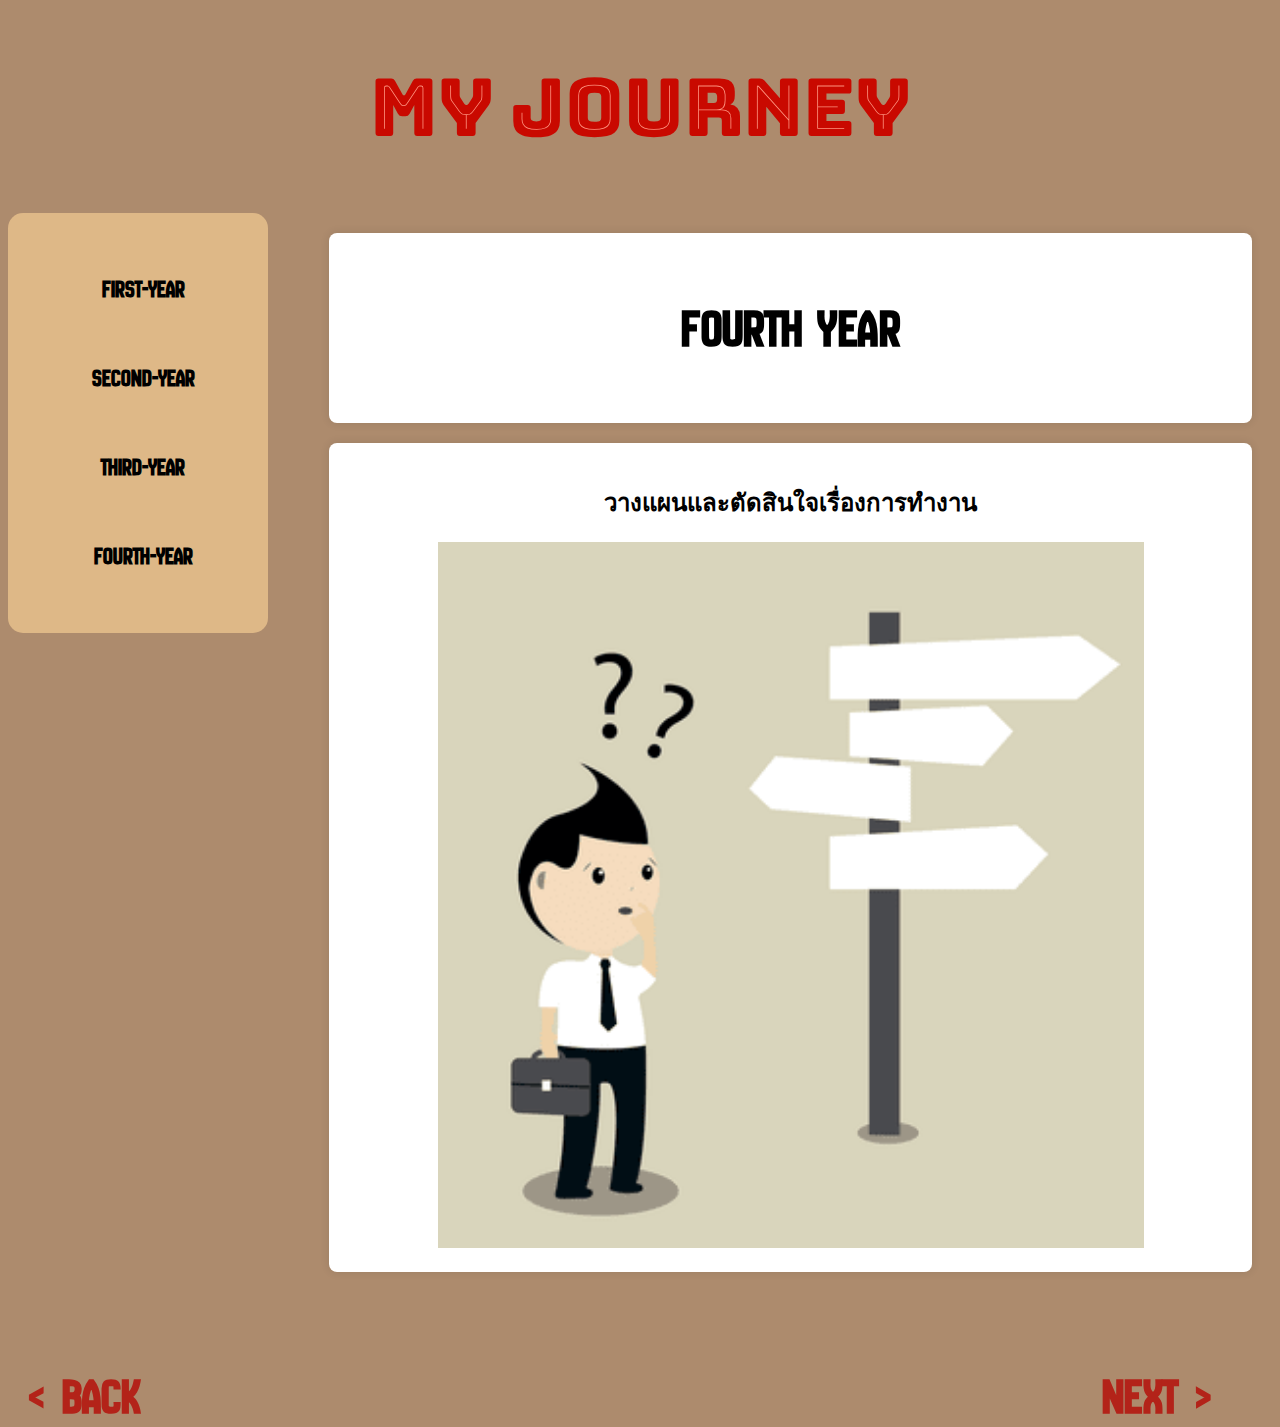
<file: fourthyears.html>
<!DOCTYPE html>
<html lang="en">
<link rel="stylesheet" href="mystyle.css">

<head>
    <meta charset="UTF-8">
    <meta name="viewport" content="width=device-width, initial-scale=1.0">
    <title>My CSTU Story</title>
</head>

<body>
    <center>
        <h1>My journey</h1>
    </center>

    <nav class="year">
        <ul>
            <ol>


                
                    <a href="myjourney.html">
                        <h2>FIRST-YEAR</h2>
                    </a>
                
            </ol>
            <ol>

                <a href="secondyears.html">
                    <h2>SECOND-YEAR</h2>
                </a>

            </ol>
            <ol>
                <a href="thirdyears.html">
                    <h2>THIRD-YEAR</h2>
                </a>
            </ol>
            <ol>
                <a href="fourthyears.html">
                    <h2>FOURTH-YEAR</h2>
                </a>
            </ol>
        </ul>
    </nav>
    <main>
        <section class="FIRST-YEAR">
            <h2>FOURTH YEAR</h2>
            
        </section>

       

        <section class="recipe-section">
            <center>
                <h2>วางแผนและตัดสินใจเรื่องการทำงาน</h2>
                <img id="search" src="resorces/pngtree-businessman-making-a-choice-png-image_5776689.png">
            </center>
        </section>

<a href="myfuture.html">
        <h2 class="N1">Next ></h2>
    </a>
       
    <a href="index.html">
        <h2 class="B1"> < back </h2>
    </a>
        
    </main>

</body>

</html>
</file>
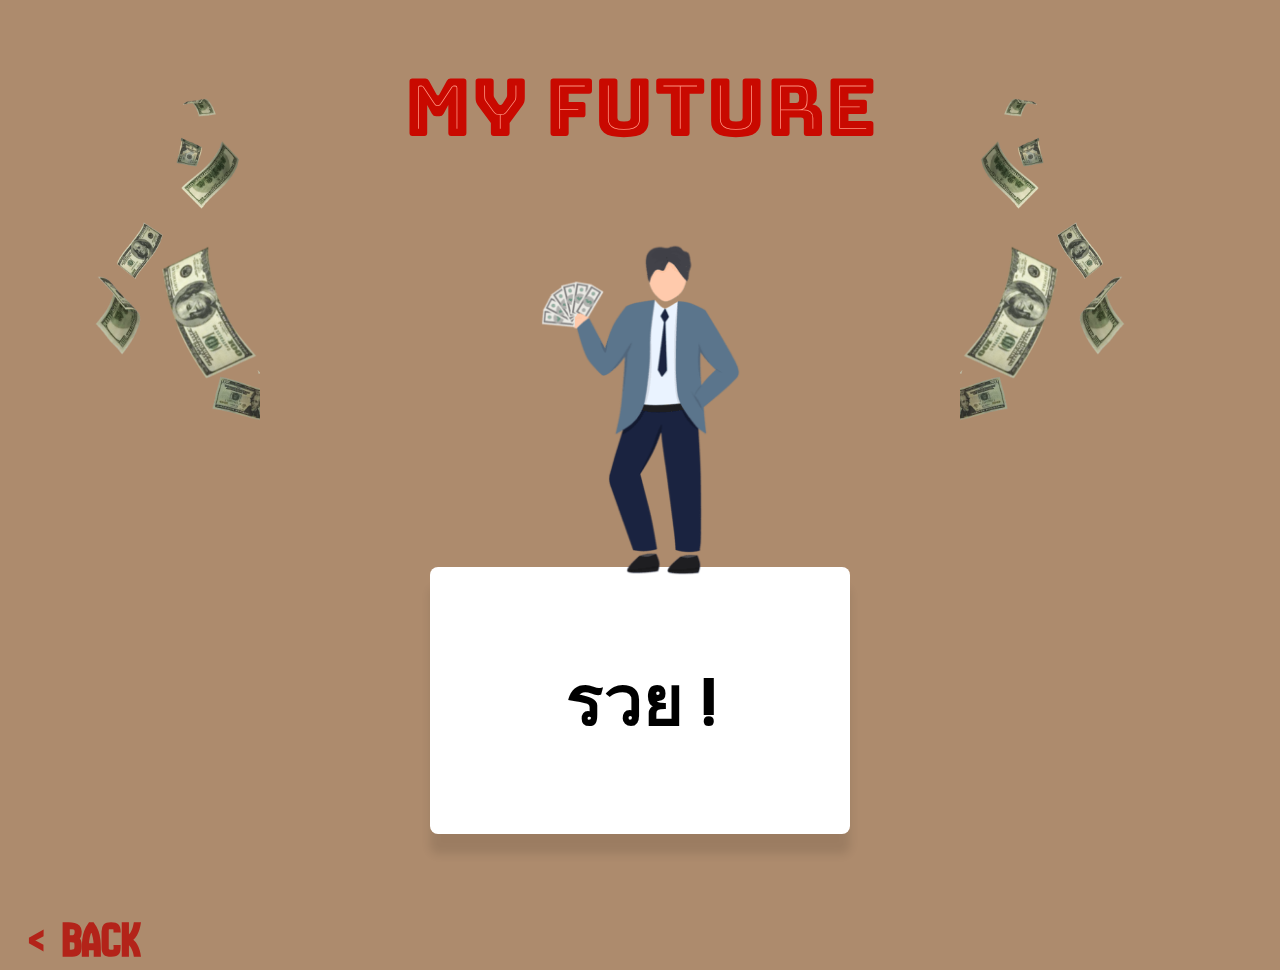
<file: myfuture.html>
<!DOCTYPE html>
<html lang="en">
<link rel="stylesheet" href="mystyle.css">

<head>
    <meta charset="UTF-8">
    <meta name="viewport" content="width=device-width, initial-scale=1.0">
    <title>My CSTU Story</title>
</head>

<body>
    <center>
        <h1>MY FUTURE</h1>
    </center>

    <center><img id="richman" src="resorces/pngtree-rich-businessman-holding-dollars-money-png-image_6443932.png"></center>
    
    <center><img id="money" src="resorces/10a20c11b800f8adf0e36d0757f51b429.png"></center>
    
    <center>
        <section class="rich">
            <center>
                <h2 style="font-size: 70px;">รวย !</h2>
            </center>
        </section>
    </center>


    </a>
       
    <a href="myjourney.html">
        <h2 class="B1"> < back </h2>
    </a>
        
    </main>

</body>

</html>
</file>
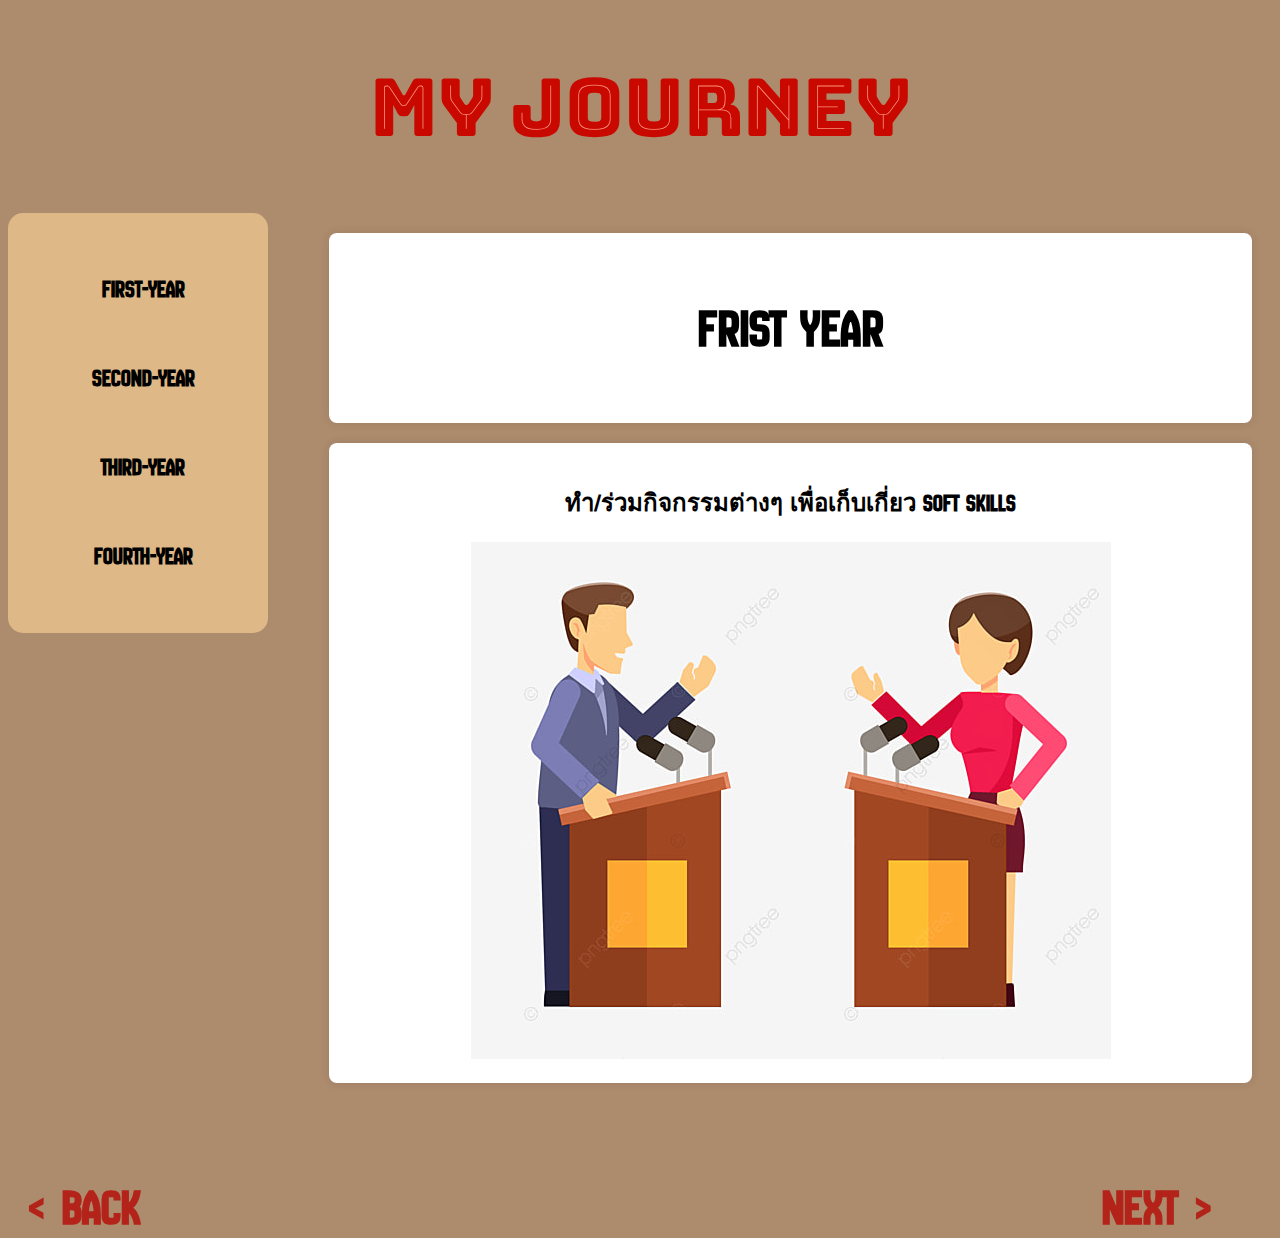
<file: myjourney.html>
<!DOCTYPE html>
<html lang="en">
<link rel="stylesheet" href="mystyle.css">

<head>
    <meta charset="UTF-8">
    <meta name="viewport" content="width=device-width, initial-scale=1.0">
    <title>My CSTU Story</title>
</head>

<body>
    <center>
        <h1>My journey</h1>
    </center>

    <nav class="year">
        <ul>
            <ol>


                
                    <a href="myjourney.html">
                        <h2>FIRST-YEAR</h2>
                    </a>
                
            </ol>
            <ol>

                <a href="secondyears.html">
                    <h2>SECOND-YEAR</h2>
                </a>

            </ol>
            <ol>
                <a href="thirdyears.html">
                    <h2>THIRD-YEAR</h2>
                </a>
            </ol>
            <ol>
                <a href="fourthyears.html">
                    <h2>FOURTH-YEAR</h2>
                </a>
            </ol>
        </ul>
    </nav>
    <main>
        <section class="FIRST-YEAR">
            <h2>FRIST YEAR</h2>
            
        </section>

       

        <section class="recipe-section">
            <center>
                <h2>ทำ/ร่วมกิจกรรมต่างๆ เพื่อเก็บเกี่ยว Soft Skills </h2>
                <img src="resorces/pngtree-flat-character-debate-contest-image_2253855.jpg">
            </center>
        </section>

<a href="myfuture.html">
        <h2 class="N1">Next ></h2>
    </a>
       
    <a href="index.html">
        <h2 class="B1"> < back </h2>
    </a>
        
    </main>

</body>

</html>
</file>
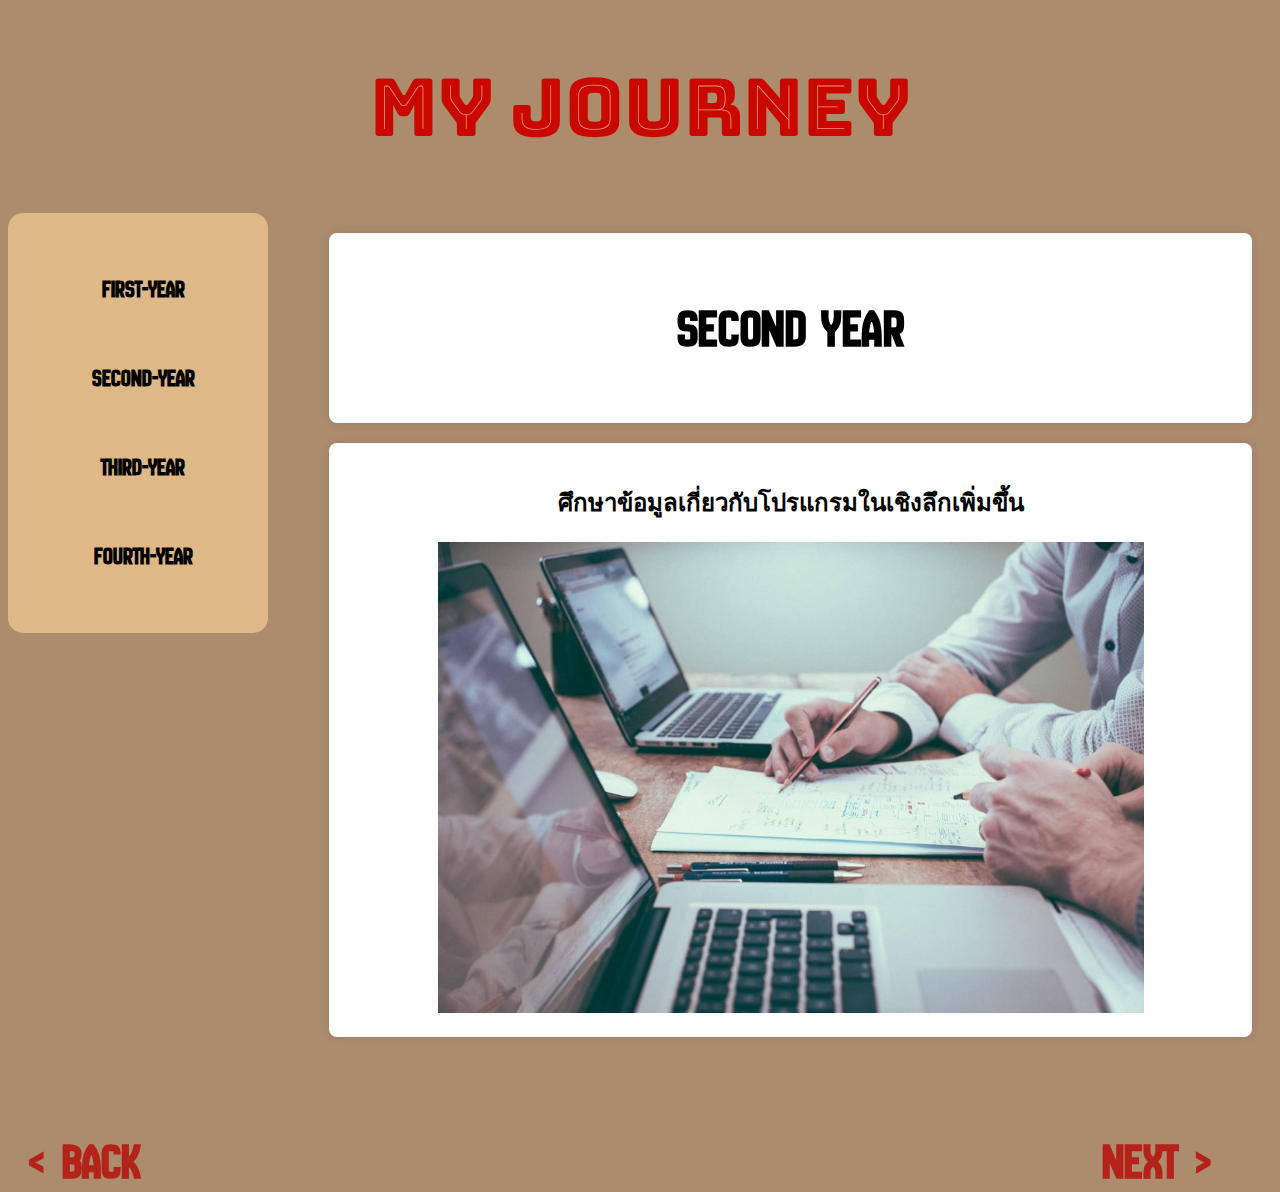
<file: secondyears.html>
<!DOCTYPE html>
<html lang="en">
<link rel="stylesheet" href="mystyle.css">

<head>
    <meta charset="UTF-8">
    <meta name="viewport" content="width=device-width, initial-scale=1.0">
    <title>My CSTU Story</title>
</head>

<body>
    <center>
        <h1>My journey</h1>
    </center>

    <nav class="year">
        <ul>
            <ol>


                
                    <a href="myjourney.html">
                        <h2>FIRST-YEAR</h2>
                    </a>
                
            </ol>
            <ol>

                <a href="secondyears.html">
                    <h2>SECOND-YEAR</h2>
                </a>

            </ol>
            <ol>
                <a href="thirdyears.html">
                    <h2>THIRD-YEAR</h2>
                </a>
            </ol>
            <ol>
                <a href="fourthyears.html">
                    <h2>FOURTH-YEAR</h2>
                </a>
            </ol>
        </ul>
    </nav>
    <main>
        <section class="FIRST-YEAR">
            <h2>SECOND YEAR</h2>
            
        </section>

       

        <section class="recipe-section">
            <center>
                <h2>ศึกษาข้อมูลเกี่ยวกับโปรแกรมในเชิงลึกเพิ่มขึ้น </h2>
                <img id="search" src="resorces/การค้นคว้าหาข้อมูล-1024x683.jpg">
            </center>
        </section>

<a href="myfuture.html">
        <h2 class="N1">Next ></h2>
    </a>
       
    <a href="index.html">
        <h2 class="B1"> < back </h2>
    </a>
        
    </main>

</body>

</html>
</file>
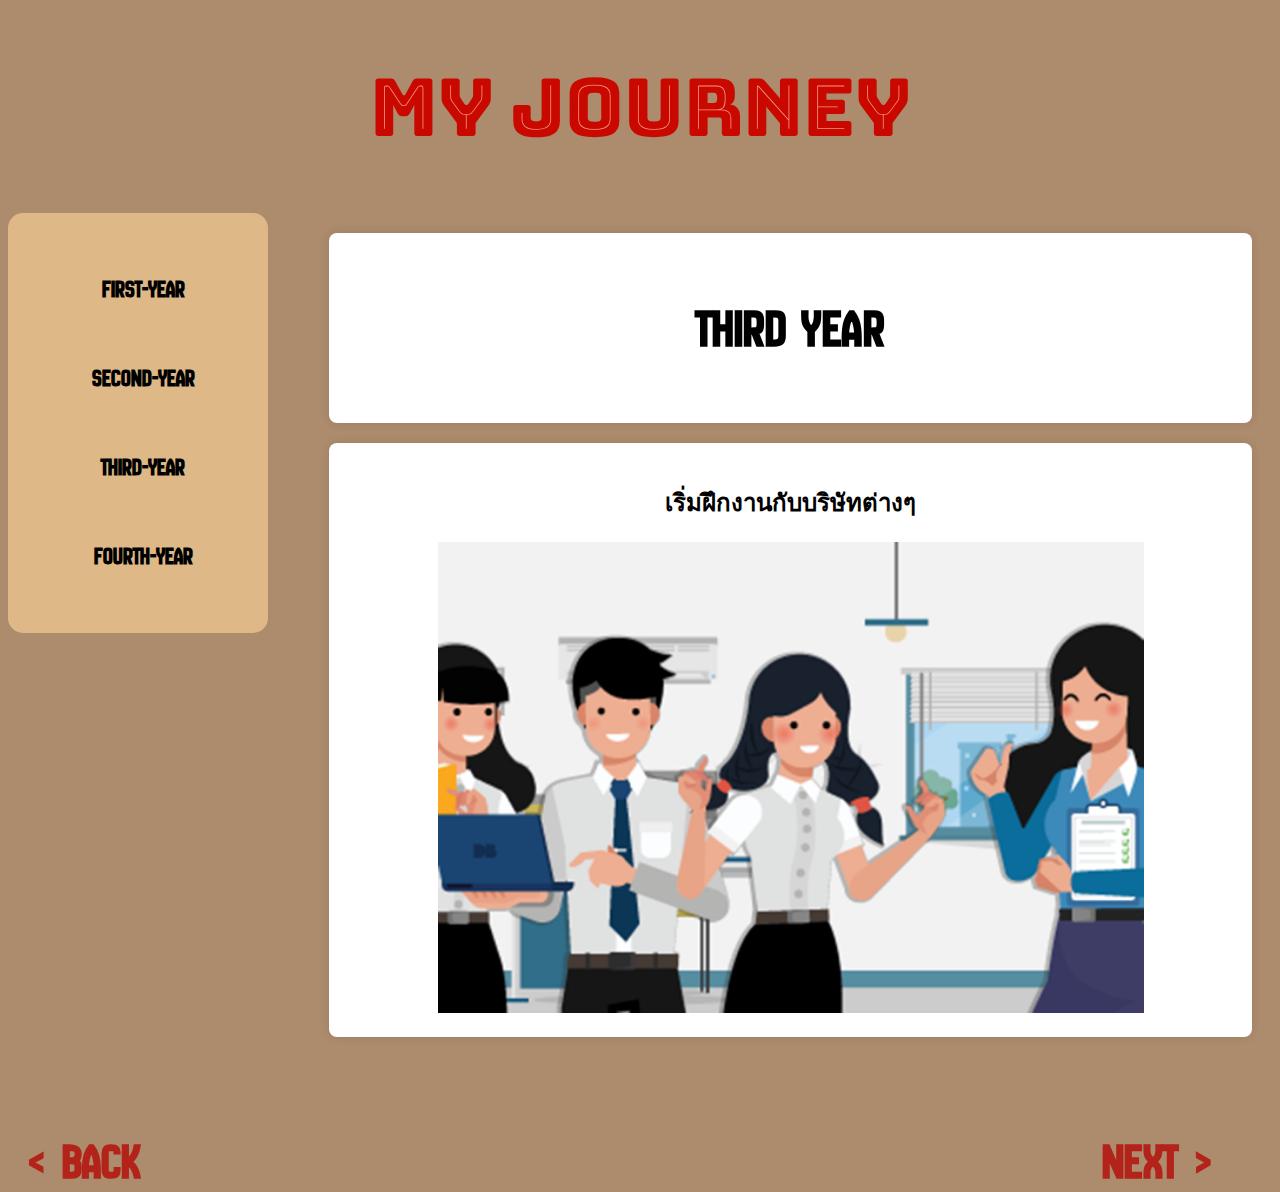
<file: thirdyears.html>
<!DOCTYPE html>
<html lang="en">
<link rel="stylesheet" href="mystyle.css">

<head>
    <meta charset="UTF-8">
    <meta name="viewport" content="width=device-width, initial-scale=1.0">
    <title>My CSTU Story</title>
</head>

<body>
    <center>
        <h1>My journey</h1>
    </center>

    <nav class="year">
        <ul>
            <ol>


                
                    <a href="myjourney.html">
                        <h2>FIRST-YEAR</h2>
                    </a>
                
            </ol>
            <ol>

                <a href="secondyears.html">
                    <h2>SECOND-YEAR</h2>
                </a>

            </ol>
            <ol>
                <a href="thirdyears.html">
                    <h2>THIRD-YEAR</h2>
                </a>
            </ol>
            <ol>
                <a href="fourthyears.html">
                    <h2>FOURTH-YEAR</h2>
                </a>
            </ol>
        </ul>
    </nav>
    <main>
        <section class="FIRST-YEAR">
            <h2>THIRD YEAR</h2>
            
        </section>

       

        <section class="recipe-section">
            <center>
                <h2>เริ่มฝึกงานกับบริษัทต่างๆ </h2>
                <img id="search" src="resorces/นักศึกษาฝึกงานควรรู้png.png">
            </center>
        </section>

<a href="myfuture.html">
        <h2 class="N1">Next ></h2>
    </a>
       
    <a href="index.html">
        <h2 class="B1"> < back </h2>
    </a>
        
    </main>

</body>

</html>
</file>
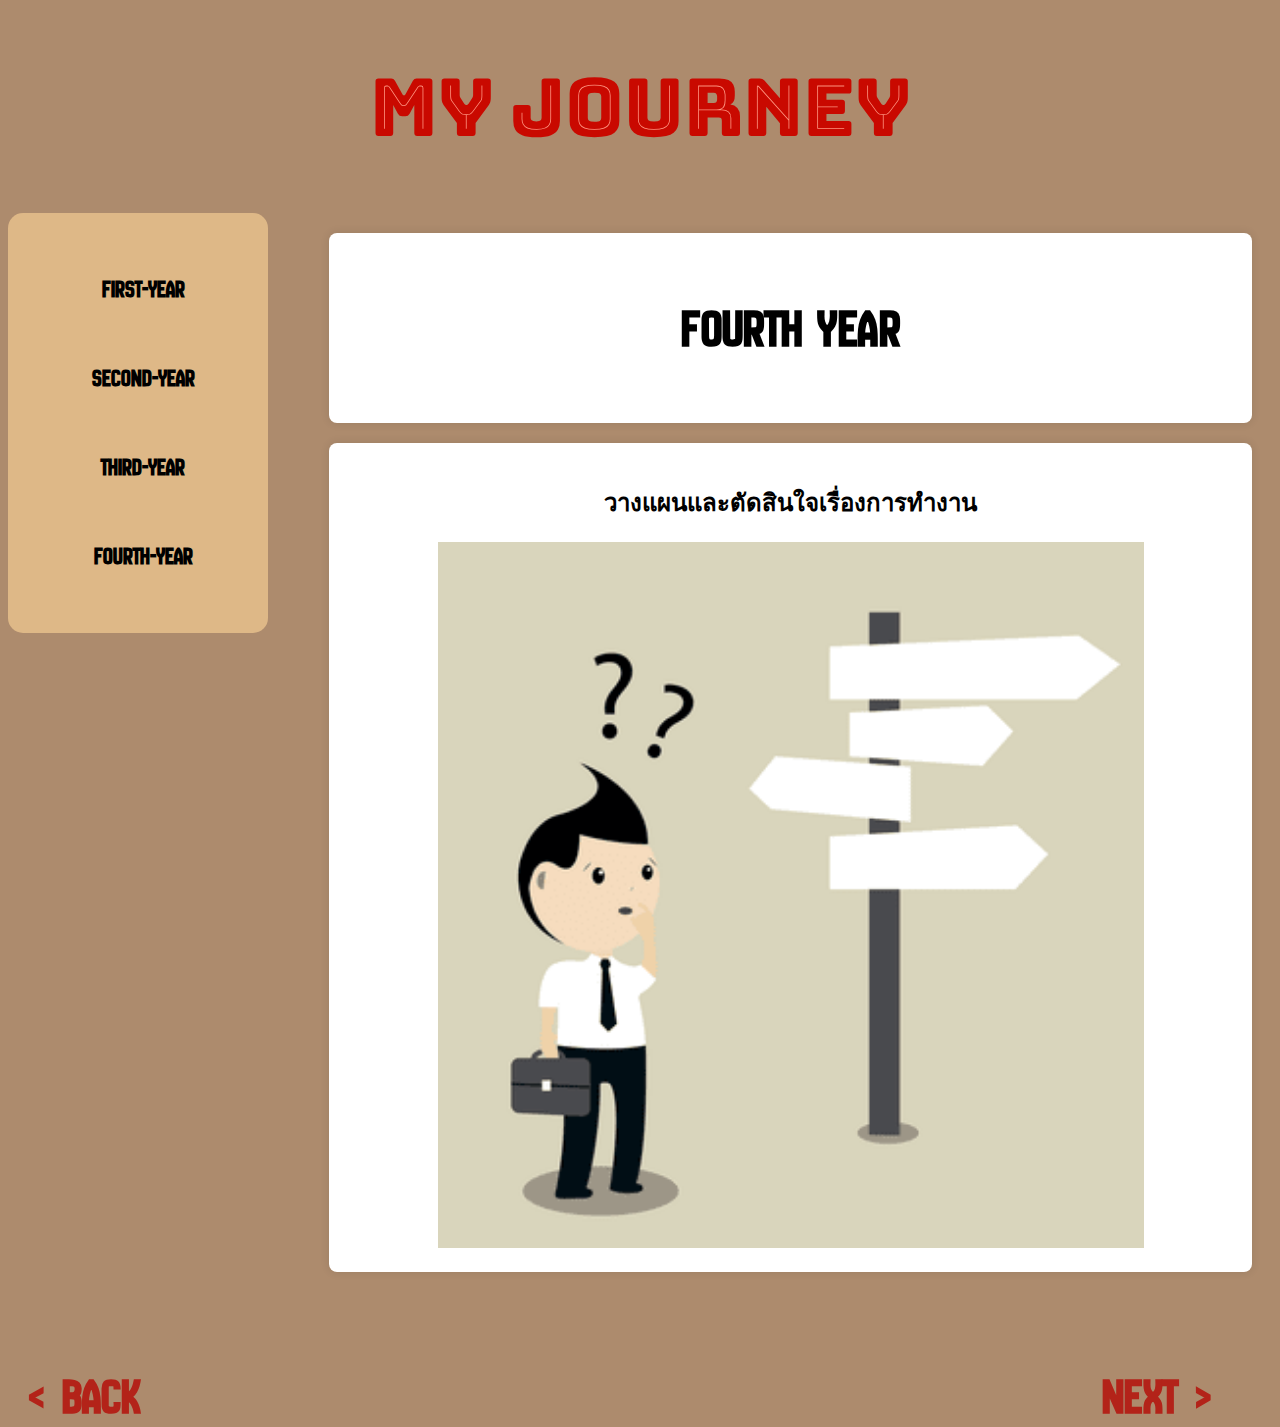
<file: git/fourthyears.html>
<!DOCTYPE html>
<html lang="en">
<link rel="stylesheet" href="mystyle.css">

<head>
    <meta charset="UTF-8">
    <meta name="viewport" content="width=device-width, initial-scale=1.0">
    <title>My CSTU Story</title>
</head>

<body>
    <center>
        <h1>My journey</h1>
    </center>

    <nav class="year">
        <ul>
            <ol>


                
                    <a href="myjourney.html">
                        <h2>FIRST-YEAR</h2>
                    </a>
                
            </ol>
            <ol>

                <a href="secondyears.html">
                    <h2>SECOND-YEAR</h2>
                </a>

            </ol>
            <ol>
                <a href="thirdyears.html">
                    <h2>THIRD-YEAR</h2>
                </a>
            </ol>
            <ol>
                <a href="fourthyears.html">
                    <h2>FOURTH-YEAR</h2>
                </a>
            </ol>
        </ul>
    </nav>
    <main>
        <section class="FIRST-YEAR">
            <h2>FOURTH YEAR</h2>
            
        </section>

       

        <section class="recipe-section">
            <center>
                <h2>วางแผนและตัดสินใจเรื่องการทำงาน</h2>
                <img id="search" src="/resorces/pngtree-businessman-making-a-choice-png-image_5776689.png">
            </center>
        </section>

<a href="myfuture.html">
        <h2 class="N1">Next ></h2>
    </a>
       
    <a href="index.html">
        <h2 class="B1"> < back </h2>
    </a>
        
    </main>

</body>

</html>
</file>
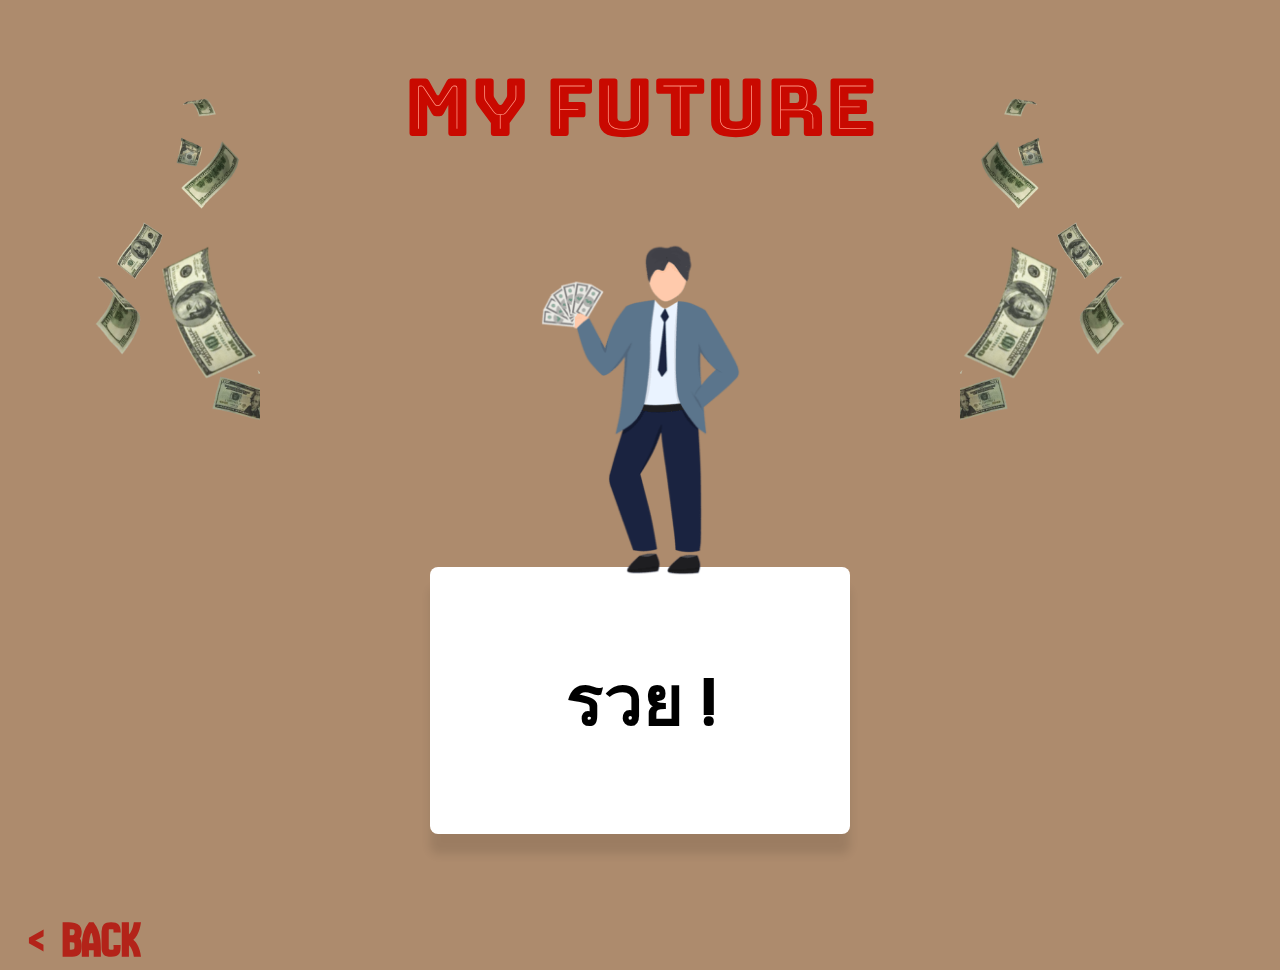
<file: git/myfuture.html>
<!DOCTYPE html>
<html lang="en">
<link rel="stylesheet" href="mystyle.css">

<head>
    <meta charset="UTF-8">
    <meta name="viewport" content="width=device-width, initial-scale=1.0">
    <title>My CSTU Story</title>
</head>

<body>
    <center>
        <h1>MY FUTURE</h1>
    </center>

    <center><img id="richman" src="/resorces/pngtree-rich-businessman-holding-dollars-money-png-image_6443932.png"></center>
    
    <center><img id="money" src="/resorces/10a20c11b800f8adf0e36d0757f51b429.png"></center>
    
    <center>
        <section class="rich">
            <center>
                <h2 style="font-size: 70px;">รวย !</h2>
            </center>
        </section>
    </center>


    </a>
       
    <a href="myjourney.html">
        <h2 class="B1"> < back </h2>
    </a>
        
    </main>

</body>

</html>
</file>
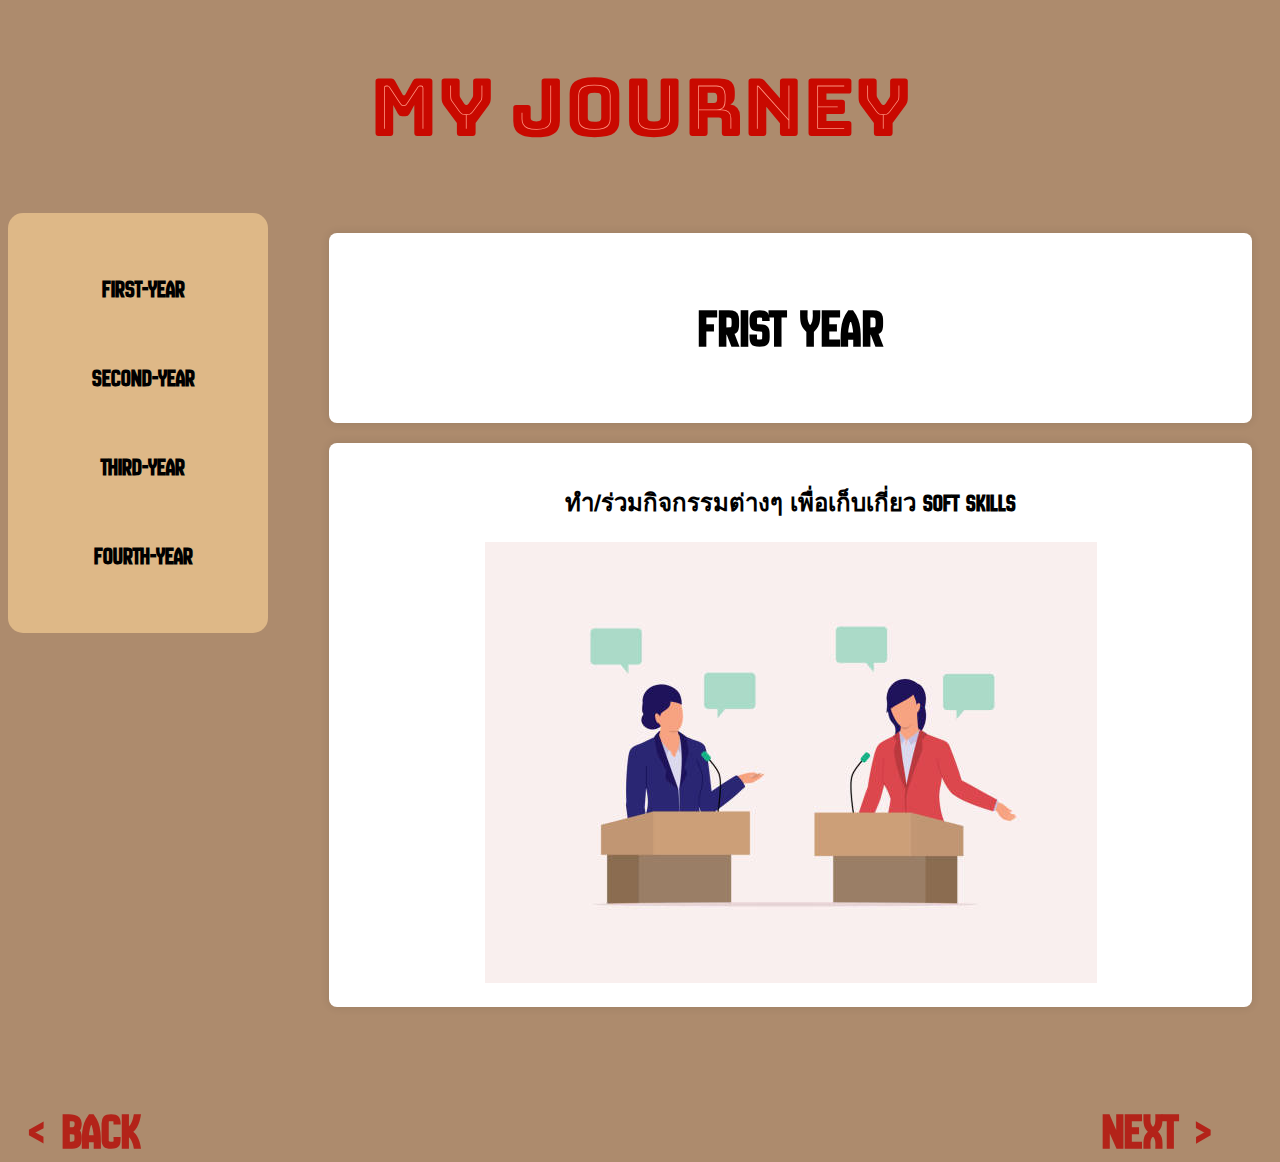
<file: git/myjourney.html>
<!DOCTYPE html>
<html lang="en">
<link rel="stylesheet" href="mystyle.css">

<head>
    <meta charset="UTF-8">
    <meta name="viewport" content="width=device-width, initial-scale=1.0">
    <title>My CSTU Story</title>
</head>

<body>
    <center>
        <h1>My journey</h1>
    </center>

    <nav class="year">
        <ul>
            <ol>


                
                    <a href="myjourney.html">
                        <h2>FIRST-YEAR</h2>
                    </a>
                
            </ol>
            <ol>

                <a href="secondyears.html">
                    <h2>SECOND-YEAR</h2>
                </a>

            </ol>
            <ol>
                <a href="thirdyears.html">
                    <h2>THIRD-YEAR</h2>
                </a>
            </ol>
            <ol>
                <a href="fourthyears.html">
                    <h2>FOURTH-YEAR</h2>
                </a>
            </ol>
        </ul>
    </nav>
    <main>
        <section class="FIRST-YEAR">
            <h2>FRIST YEAR</h2>
            
        </section>

       

        <section class="recipe-section">
            <center>
                <h2>ทำ/ร่วมกิจกรรมต่างๆ เพื่อเก็บเกี่ยว Soft Skills </h2>
                <img src="/resorces/istockphoto-1443218883-612x612.jpg">
            </center>
        </section>

<a href="myfuture.html">
        <h2 class="N1">Next ></h2>
    </a>
       
    <a href="index.html">
        <h2 class="B1"> < back </h2>
    </a>
        
    </main>

</body>

</html>
</file>
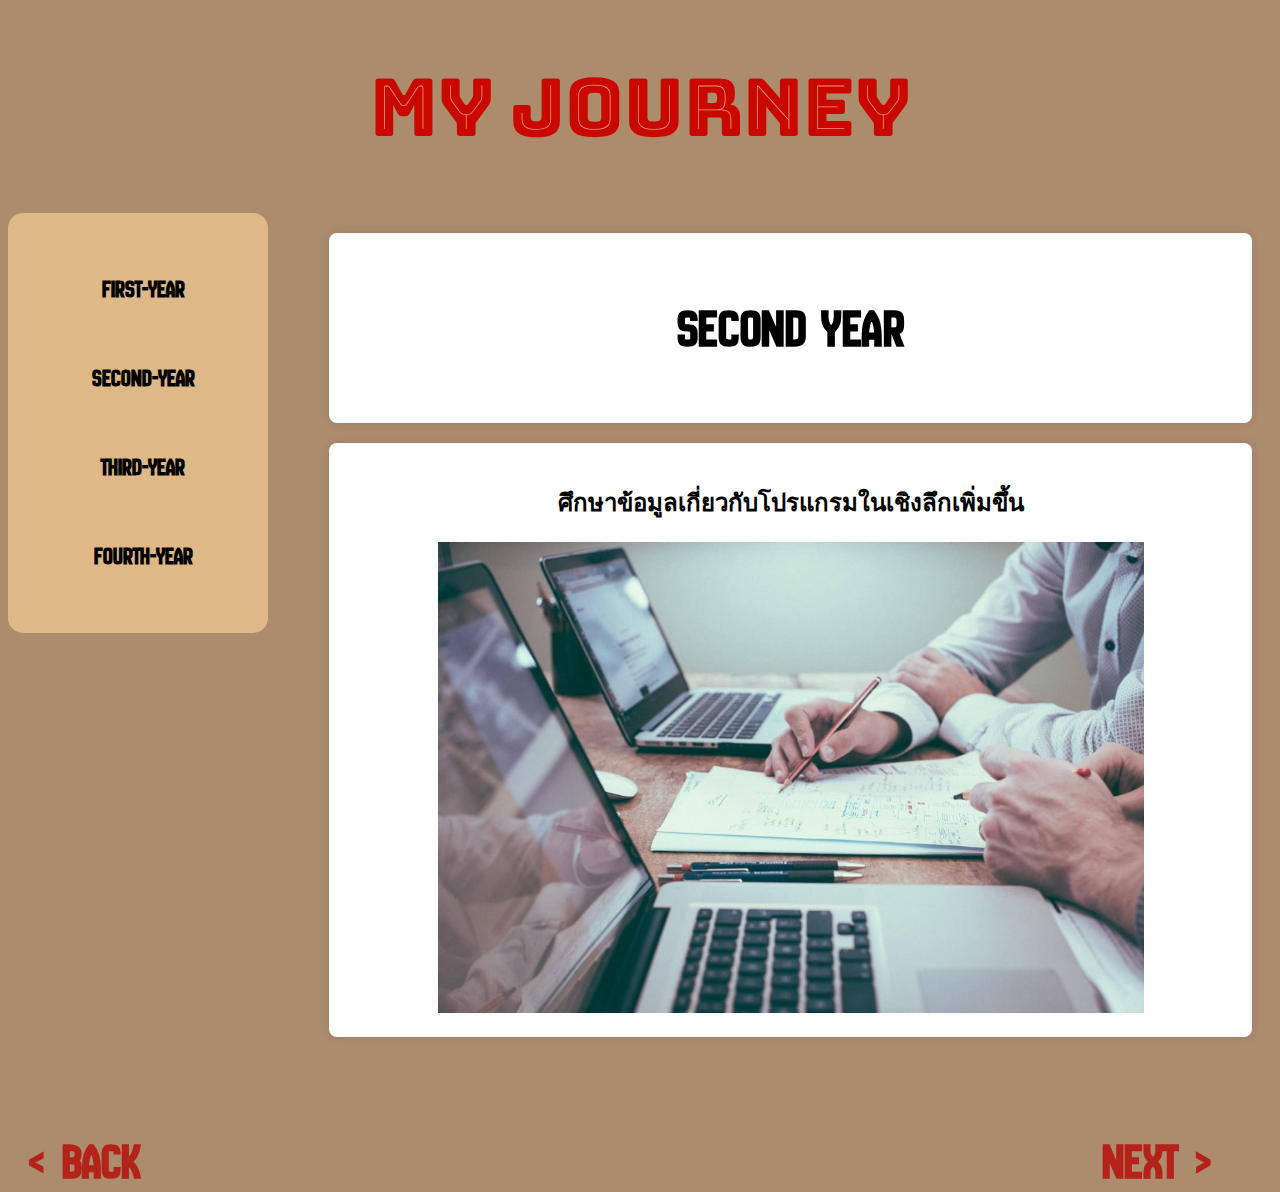
<file: git/secondyears.html>
<!DOCTYPE html>
<html lang="en">
<link rel="stylesheet" href="mystyle.css">

<head>
    <meta charset="UTF-8">
    <meta name="viewport" content="width=device-width, initial-scale=1.0">
    <title>My CSTU Story</title>
</head>

<body>
    <center>
        <h1>My journey</h1>
    </center>

    <nav class="year">
        <ul>
            <ol>


                
                    <a href="myjourney.html">
                        <h2>FIRST-YEAR</h2>
                    </a>
                
            </ol>
            <ol>

                <a href="secondyears.html">
                    <h2>SECOND-YEAR</h2>
                </a>

            </ol>
            <ol>
                <a href="thirdyears.html">
                    <h2>THIRD-YEAR</h2>
                </a>
            </ol>
            <ol>
                <a href="fourthyears.html">
                    <h2>FOURTH-YEAR</h2>
                </a>
            </ol>
        </ul>
    </nav>
    <main>
        <section class="FIRST-YEAR">
            <h2>SECOND YEAR</h2>
            
        </section>

       

        <section class="recipe-section">
            <center>
                <h2>ศึกษาข้อมูลเกี่ยวกับโปรแกรมในเชิงลึกเพิ่มขึ้น </h2>
                <img id="search" src="/resorces/การค้นคว้าหาข้อมูล-1024x683.jpg">
            </center>
        </section>

<a href="myfuture.html">
        <h2 class="N1">Next ></h2>
    </a>
       
    <a href="index.html">
        <h2 class="B1"> < back </h2>
    </a>
        
    </main>

</body>

</html>
</file>
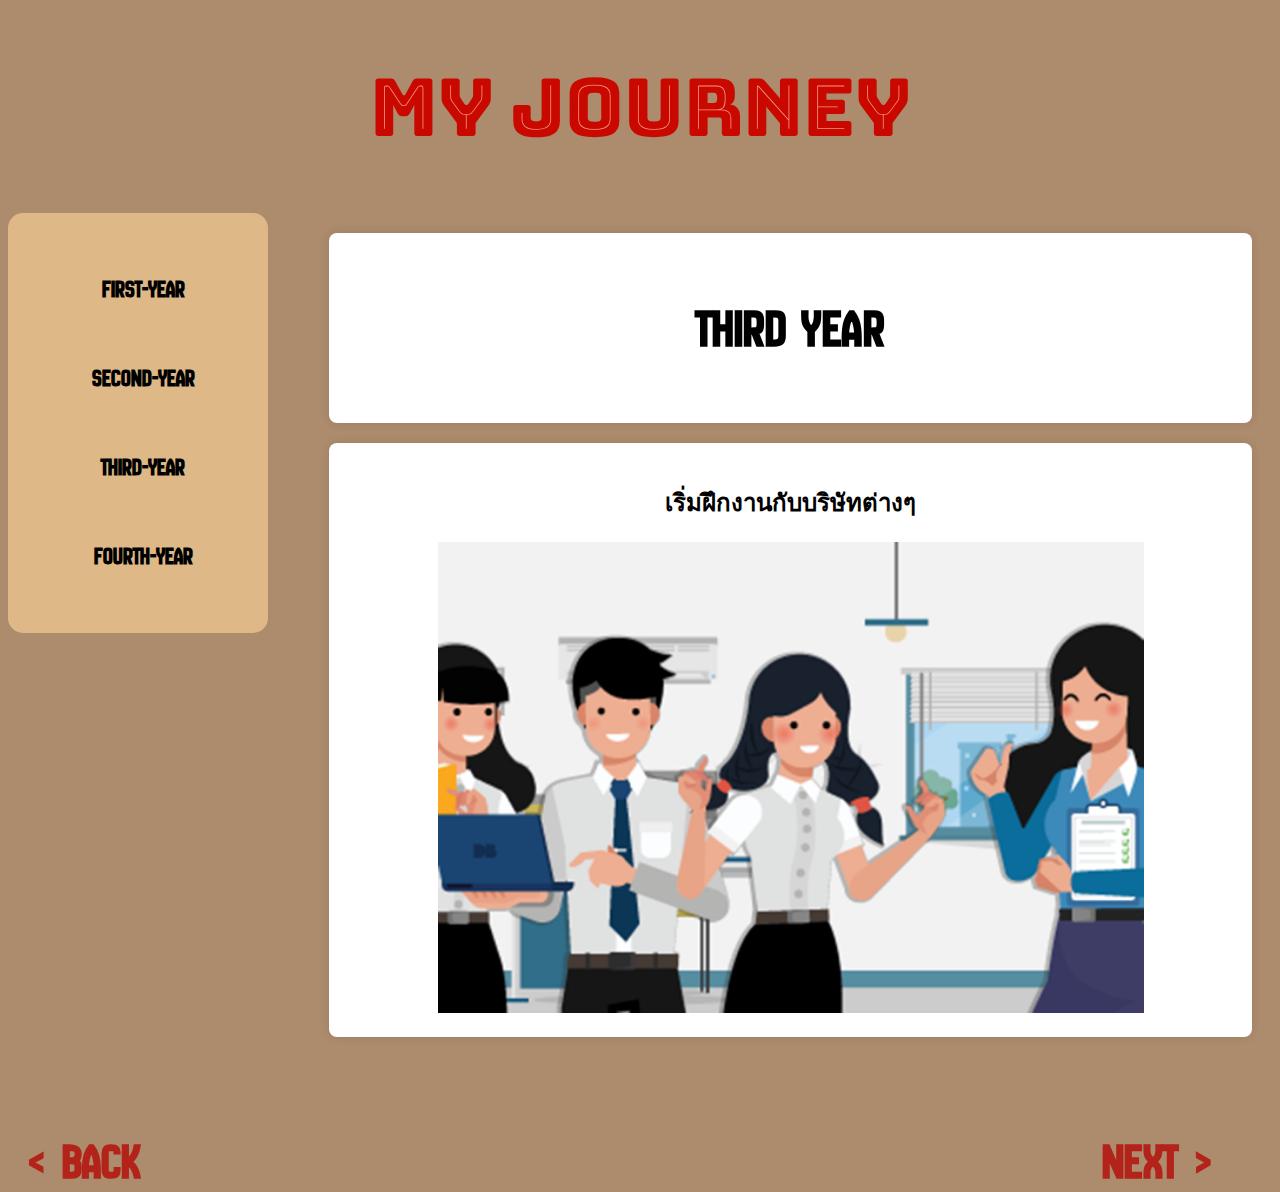
<file: git/thirdyears.html>
<!DOCTYPE html>
<html lang="en">
<link rel="stylesheet" href="mystyle.css">

<head>
    <meta charset="UTF-8">
    <meta name="viewport" content="width=device-width, initial-scale=1.0">
    <title>My CSTU Story</title>
</head>

<body>
    <center>
        <h1>My journey</h1>
    </center>

    <nav class="year">
        <ul>
            <ol>


                
                    <a href="myjourney.html">
                        <h2>FIRST-YEAR</h2>
                    </a>
                
            </ol>
            <ol>

                <a href="secondyears.html">
                    <h2>SECOND-YEAR</h2>
                </a>

            </ol>
            <ol>
                <a href="thirdyears.html">
                    <h2>THIRD-YEAR</h2>
                </a>
            </ol>
            <ol>
                <a href="fourthyears.html">
                    <h2>FOURTH-YEAR</h2>
                </a>
            </ol>
        </ul>
    </nav>
    <main>
        <section class="FIRST-YEAR">
            <h2>THIRD YEAR</h2>
            
        </section>

       

        <section class="recipe-section">
            <center>
                <h2>เริ่มฝึกงานกับบริษัทต่างๆ </h2>
                <img id="search" src="/resorces/นักศึกษาฝึกงานควรรู้png.png">
            </center>
        </section>

<a href="myfuture.html">
        <h2 class="N1">Next ></h2>
    </a>
       
    <a href="index.html">
        <h2 class="B1"> < back </h2>
    </a>
        
    </main>

</body>

</html>
</file>
<file: mystyle.css>
@import url('https://fonts.googleapis.com/css2?family=New+Amsterdam&display=swap');
@import url('https://fonts.googleapis.com/css2?family=New+Amsterdam&family=Pirata+One&display=swap');
@import url('https://fonts.googleapis.com/css2?family=Bungee+Tint&display=swap');
@import url('https://fonts.googleapis.com/css2?family=Bungee+Tint&family=Nunito+Sans:ital,opsz,wght@0,6..12,200..1000;1,6..12,200..1000&display=swap');

body {
    background-color: #ad8b6d;
    background-repeat: no-repeat;
    background-size: cover;
    background-attachment: fixed;

}

#Chaloemwong {
    width: 500px;
    height: auto;
    border: 5px double white;
    box-shadow: 10px 10px #302929;
    float: left;
    overflow: auto;
}

.CONTACT {
    font-size: 20px;
    font-family: "New Amsterdam", sans-serif;
}

.cont {
    margin: -30px;
    padding-bottom: 40px;
    font-family: "Nunito Sans", sans-serif;
    font-size: 25px;
}

.fieldset {
    border: 5px solid rgb(179, 35, 25);
    display: block;
    margin-left: 50px;
    margin-right: 50px;
    margin-bottom: 30px;
    padding-top: 0px;
    padding-bottom: 2px;
    padding-left: 2em;
    padding-right: 1.5em;
    background-color: antiquewhite;
    box-shadow: 10px 10px;
    float: right;
    overflow: visible;
}

h1 {
    font-family: "Bungee Tint", sans-serif;
    font-size: 80px;
}

.MY {
    font-size: 60px;
    font-family: "New Amsterdam", sans-serif;
}





table,
th,
td {
    border: 2px solid black;
    border-collapse: collapse;
    margin-top: 7px;
}

th {
    text-align: center;
}

td {
    padding-left: 10px;
}

article {
    float: right;
    margin-top: -45px;
    width: auto;
    overflow: auto;
}

.back {
    float: left;
    width: 30%;
    height: 300px;
    padding-left: 200px;
    margin-top: -10px;
}

footer {
    padding: 10px;
    margin-top: 100px;
}

.fiel {
    border: 5px solid rgb(179, 35, 25);
    display: block;
    margin-left: 50px;
    margin-right: 50px;
    margin-bottom: 30px;
    padding-top: 0px;
    padding-bottom: 0.625em;
    padding-left: 2em;
    padding-right: 0.75em;
    background-color: antiquewhite;
    box-shadow: 10px 10px;
    margin-top: 350px;
}

video {
    padding-left: 19%;
}

.N1 {
    margin-top: 75px;
    float: right;
    overflow: auto;
    font-family: "New Amsterdam", sans-serif;
    text-align: right;
    font-size: 50px;
    color: rgb(179, 35, 25);
    position: absolute;
    right: 65px;
    margin-bottom: 10px;
   
}
.N1:hover:hover {text-decoration-line: underline;}

.year {
    background-color: burlywood;
    padding: 2px;
    float: left;
    width: 20% ;
    height: auto;
    border-radius: 15px;
    text-align: center;
    position: fixed;
}

ul ol a{margin: 0px;
padding: 0px;}

.year ul ol a{
    margin: 60px;
    display: block;
font-family:  "New Amsterdam", sans-serif ;
margin-left: -10px;
color: black;
text-decoration: none;}

.year ul ol a:hover{color:  rgb(179, 35, 25);}


main {
    padding: 20px;
    width: 73%;
    float: right;
}

/* Info Section Styles */
.FIRST-YEAR {
    background-color: #fff;
    border-radius: 8px;
    box-shadow: 0 0 10px rgba(0, 0, 0, 0.1);
    margin-bottom: 20px;
    padding: 20px;
    font-family: "New Amsterdam", sans-serif ;
    text-align: center;
    font-size: 35px;
}
/* Recipe Section Styles */
.recipe-section {
    background-color: #fff;
    border-radius: 8px;
    box-shadow: 0 0 10px rgba(0, 0, 0, 0.1);
    margin-bottom: 20px;
    padding: 20px;
    font-family: "New Amsterdam", sans-serif ;
}

.B1 {margin-top: 75px;
    float: left;
    overflow: auto;
    font-family: "New Amsterdam", sans-serif;
    text-align: left;
    font-size: 50px;
    color: rgb(179, 35, 25);
    margin-bottom: 10px;
position: absolute;
left: 25px }

.B1:hover {text-decoration-line: underline;}

#search {width: 80%;}

#richman {
    position: relative;
    top: 20px;
    width: 350px;
    height: auto; 
    animation-name: richman;
    animation-duration: 4s;
    animation-fill-mode: forwards; 
    animation-iteration-count: infinite;
  }
  
  @keyframes richman {
    0%   { width: 350px; height: auto; }
    25%  { width: 400px; height: auto; }
    50%  { width: 420px; height: auto; }
    75%  { width: 440px; height: auto; }
    100% { width: 460px; height: auto; }
  }
  
#money {width: auto;
    height:400px ;
position: absolute;
bottom: 45%;
left: 75%;
-webkit-box-reflect: left 700px;
}

.rich {
    background-color: #fff;
    border-radius: 8px;
   box-sizing: 20px;
    box-shadow: 0 20px 10px rgba(0, 0, 0, 0.1);
    margin-bottom: 1px;
    padding: 20px;
    font-family: "New Amsterdam", sans-serif ;
    width: 30%;
}
</file>
<file: git/mystyle.css>
@import url('https://fonts.googleapis.com/css2?family=New+Amsterdam&display=swap');
@import url('https://fonts.googleapis.com/css2?family=New+Amsterdam&family=Pirata+One&display=swap');
@import url('https://fonts.googleapis.com/css2?family=Bungee+Tint&display=swap');
@import url('https://fonts.googleapis.com/css2?family=Bungee+Tint&family=Nunito+Sans:ital,opsz,wght@0,6..12,200..1000;1,6..12,200..1000&display=swap');

body {
    background-color: #ad8b6d;
    background-repeat: no-repeat;
    background-size: cover;
    background-attachment: fixed;

}

#Chaloemwong {
    width: 500px;
    height: auto;
    border: 5px double white;
    box-shadow: 10px 10px #302929;
    float: left;
    overflow: auto;
}

.CONTACT {
    font-size: 20px;
    font-family: "New Amsterdam", sans-serif;
}

.cont {
    margin: -30px;
    padding-bottom: 40px;
    font-family: "Nunito Sans", sans-serif;
    font-size: 25px;
}

.fieldset {
    border: 5px solid rgb(179, 35, 25);
    display: block;
    margin-left: 50px;
    margin-right: 50px;
    margin-bottom: 30px;
    padding-top: 0px;
    padding-bottom: 2px;
    padding-left: 2em;
    padding-right: 1.5em;
    background-color: antiquewhite;
    box-shadow: 10px 10px;
    float: right;
    overflow: visible;
}

h1 {
    font-family: "Bungee Tint", sans-serif;
    font-size: 80px;
}

.MY {
    font-size: 60px;
    font-family: "New Amsterdam", sans-serif;
}





table,
th,
td {
    border: 2px solid black;
    border-collapse: collapse;
    margin-top: 7px;
}

th {
    text-align: center;
}

td {
    padding-left: 10px;
}

article {
    float: right;
    margin-top: -45px;
    width: auto;
    overflow: auto;
}

.back {
    float: left;
    width: 30%;
    height: 300px;
    padding-left: 200px;
    margin-top: -10px;
}

footer {
    padding: 10px;
    margin-top: 100px;
}

.fiel {
    border: 5px solid rgb(179, 35, 25);
    display: block;
    margin-left: 50px;
    margin-right: 50px;
    margin-bottom: 30px;
    padding-top: 0px;
    padding-bottom: 0.625em;
    padding-left: 2em;
    padding-right: 0.75em;
    background-color: antiquewhite;
    box-shadow: 10px 10px;
    margin-top: 350px;
}

video {
    padding-left: 19%;
}

.N1 {
    margin-top: 75px;
    float: right;
    overflow: auto;
    font-family: "New Amsterdam", sans-serif;
    text-align: right;
    font-size: 50px;
    color: rgb(179, 35, 25);
    position: absolute;
    right: 65px;
    margin-bottom: 10px;
   
}
.N1:hover:hover {text-decoration-line: underline;}

.year {
    background-color: burlywood;
    padding: 2px;
    float: left;
    width: 20% ;
    height: auto;
    border-radius: 15px;
    text-align: center;
    position: fixed;
}

ul ol a{margin: 0px;
padding: 0px;}

.year ul ol a{
    margin: 60px;
    display: block;
font-family:  "New Amsterdam", sans-serif ;
margin-left: -10px;
color: black;
text-decoration: none;}

.year ul ol a:hover{color:  rgb(179, 35, 25);}


main {
    padding: 20px;
    width: 73%;
    float: right;
}

/* Info Section Styles */
.FIRST-YEAR {
    background-color: #fff;
    border-radius: 8px;
    box-shadow: 0 0 10px rgba(0, 0, 0, 0.1);
    margin-bottom: 20px;
    padding: 20px;
    font-family: "New Amsterdam", sans-serif ;
    text-align: center;
    font-size: 35px;
}
/* Recipe Section Styles */
.recipe-section {
    background-color: #fff;
    border-radius: 8px;
    box-shadow: 0 0 10px rgba(0, 0, 0, 0.1);
    margin-bottom: 20px;
    padding: 20px;
    font-family: "New Amsterdam", sans-serif ;
}

.B1 {margin-top: 75px;
    float: left;
    overflow: auto;
    font-family: "New Amsterdam", sans-serif;
    text-align: left;
    font-size: 50px;
    color: rgb(179, 35, 25);
    margin-bottom: 10px;
position: absolute;
left: 25px }

.B1:hover {text-decoration-line: underline;}

#search {width: 80%;}

#richman {
    position: relative;
    top: 20px;
    width: 350px;
    height: auto; 
    animation-name: richman;
    animation-duration: 4s;
    animation-fill-mode: forwards; 
    animation-iteration-count: infinite;
  }
  
  @keyframes richman {
    0%   { width: 350px; height: auto; }
    25%  { width: 400px; height: auto; }
    50%  { width: 420px; height: auto; }
    75%  { width: 440px; height: auto; }
    100% { width: 460px; height: auto; }
  }
  
#money {width: auto;
    height:400px ;
position: absolute;
bottom: 45%;
left: 75%;
-webkit-box-reflect: left 700px;
}

.rich {
    background-color: #fff;
    border-radius: 8px;
   box-sizing: 20px;
    box-shadow: 0 20px 10px rgba(0, 0, 0, 0.1);
    margin-bottom: 1px;
    padding: 20px;
    font-family: "New Amsterdam", sans-serif ;
    width: 30%;
}
</file>
